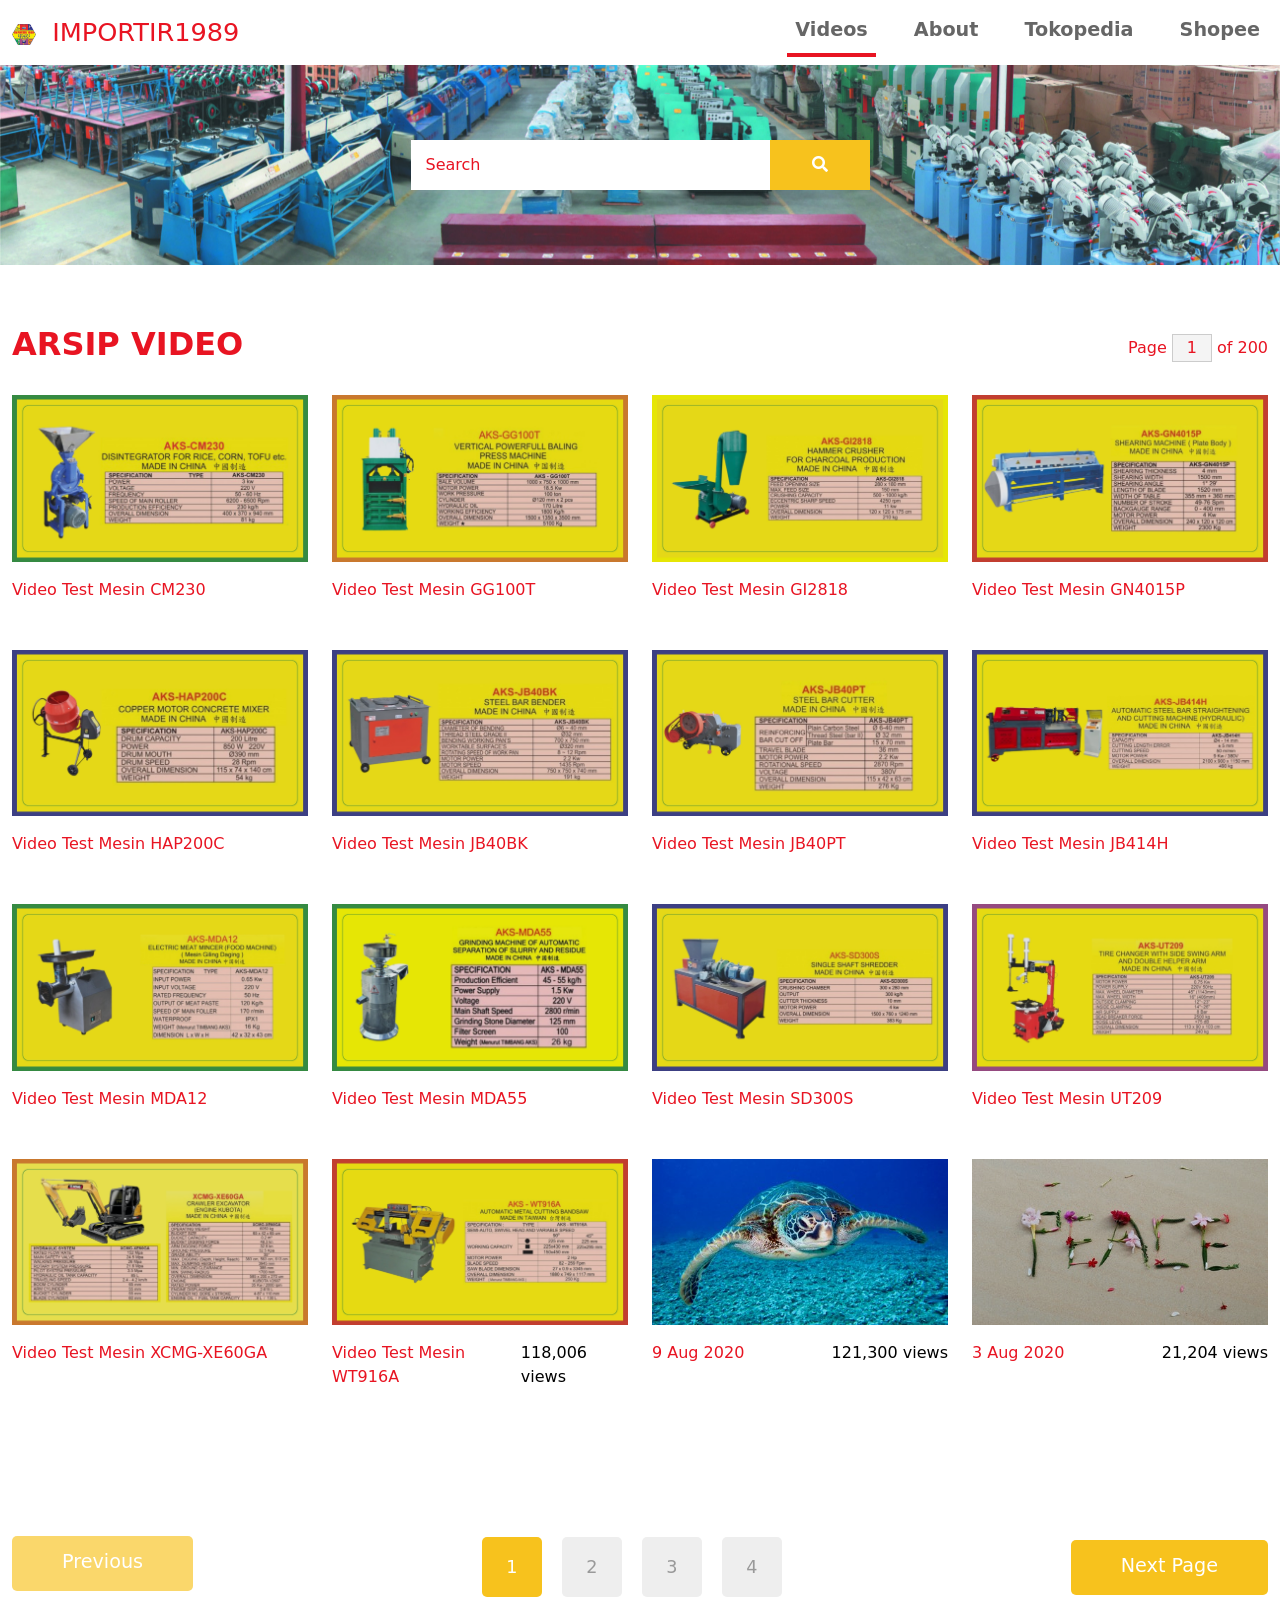
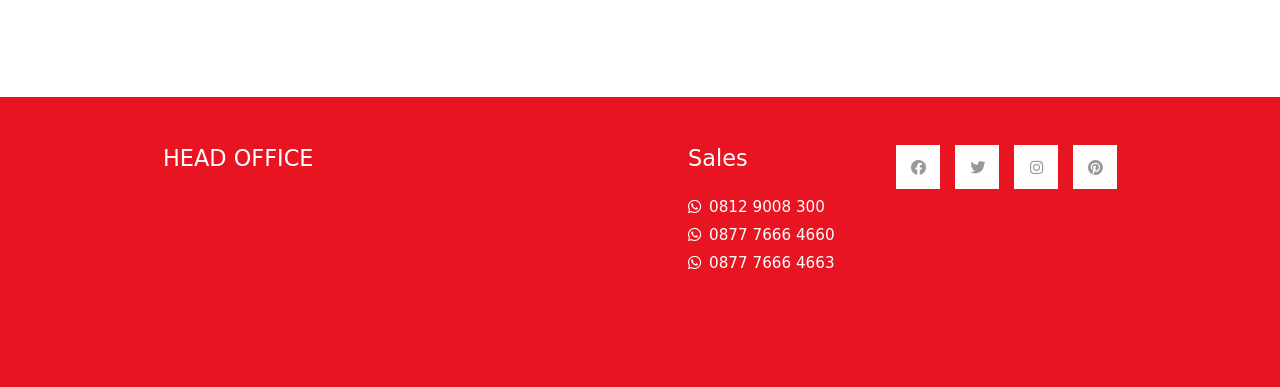
<file: index.html>
<!DOCTYPE html>
<html lang="en">
<head>
    <meta charset="UTF-8">
    <meta name="viewport" content="width=device-width, initial-scale=1.0">
    <title>Arsip Video Importir1989</title>
    <link rel="icon" type="image/png" href="img/LogoImportir1989.jpg">
    <link rel="stylesheet" href="css/bootstrap.min.css">
    <link rel="stylesheet" href="fontawesome/css/all.min.css">
    <link rel="stylesheet" href="css/templatemo-style.css">
<!--
    

-->
</head>
<body>
    <!-- Page Loader -->
    <div id="loader-wrapper">
        <div id="loader"></div>

        <div class="loader-section section-left"></div>
        <div class="loader-section section-right"></div>

    </div>
    <nav class="navbar navbar-expand-lg">
        <div class="container-fluid">
            <a class="navbar-brand" href="index.html">
                <img src="img/logoimportir2.png" alt="logo" style="width:24px; margin-right:8px;"></i>
                <string>IMPORTIR1989</string>
            </a>
            <button class="navbar-toggler" type="button" data-toggle="collapse" data-target="#navbarSupportedContent" aria-controls="navbarSupportedContent" aria-expanded="false" aria-label="Toggle navigation">
                <i class="fas fa-bars"></i>
            </button>
            <div class="collapse navbar-collapse" id="navbarSupportedContent">
            <ul class="navbar-nav ml-auto mb-2 mb-lg-0">
                <li class="nav-item">
                    <a class="nav-link nav-link-1 active" aria-current="page" href="index.html"><Strong>Videos</Strong></a>
                </li>
                <li class="nav-item">
                    <a class="nav-link nav-link-2" href="about.html" target="blank"><strong>About</strong></a>
                </li>
                <li class="nav-item">
                    <a class="nav-link nav-link-3" href="https://www.tokopedia.com/importir19/" target="blank"><strong>Tokopedia</strong></a>
                </li>
                <li class="nav-item">
                    <a class="nav-link nav-link-4" href="https://shopee.co.id/aks1963" target="blank"><strong>Shopee</strong></a>
                </li>
            </ul>
            </div>
        </div>
    </nav>

    <div class="tm-hero d-flex justify-content-center align-items-center" data-parallax="scroll" data-image-src="img/showroom.jpg">
        <form class="d-flex tm-search-form">
            <input class="form-control tm-search-input" type="search" placeholder="Search" aria-label="Search">
            <button class="btn btn-outline-success tm-search-btn" type="submit">
                <i class="fas fa-search"></i>
            </button>
        </form>
    </div>

    <div class="container-fluid tm-container-content tm-mt-60">
        <div class="row mb-4">
            <h2 class="col-6 tm-text-primary">
                <strong>ARSIP VIDEO</strong>
            </h2>
            <div class="col-6 d-flex justify-content-end align-items-center">
                <form action="" class="tm-text-primary">
                    Page <input type="text" value="1" size="1" class="tm-input-paging tm-text-primary"> of 200
                </form>
            </div>
        </div>
        <div class="row tm-mb-90 tm-gallery">
        	<div class="col-xl-3 col-lg-4 col-md-6 col-sm-6 col-12 mb-5">
                <figure class="effect-ming tm-video-item">
                    <img src="img/AKS-CM230.jpg" alt="Image" class="img-fluid">
                    <figcaption class="d-flex align-items-center justify-content-center">
                        <h2>AKS-CM230</h2>
                        <a href="https://www.youtube.com/watch?v=g5XMvFMxCB0" target="blank">Play</a>
                    </figcaption>                    
                </figure>
                <div class="d-flex justify-content-between tm-text-gray">
                    <span class="tm-text-gray-light">Video Test Mesin CM230</span>
                </div>
            </div>
            <div class="col-xl-3 col-lg-4 col-md-6 col-sm-6 col-12 mb-5">
                <figure class="effect-ming tm-video-item">
                    <img src="img/AKS-GG100T.jpg" alt="Image" class="img-fluid">
                    <figcaption class="d-flex align-items-center justify-content-center">
                        <h2>AKS-GG100T</h2>
                        <a href="https://youtu.be/h3YvT03XfkQ" target="blank">Play</a>
                    </figcaption>                    
                </figure>
                <div class="d-flex justify-content-between tm-text-gray">
                    <span class="tm-text-gray-light">Video Test Mesin GG100T</span>
                </div>
            </div>
            <div class="col-xl-3 col-lg-4 col-md-6 col-sm-6 col-12 mb-5">
                <figure class="effect-ming tm-video-item">
                    <img src="img/AKS-GI2818.jpg" alt="Image" class="img-fluid">
                    <figcaption class="d-flex align-items-center justify-content-center">
                        <h2>AKS-GI2818</h2>
                        <a href="https://youtu.be/KOPBa6Ka58o" target="blank">Play</a>
                    </figcaption>                    
                </figure>
                <div class="d-flex justify-content-between tm-text-gray">
                    <span class="tm-text-gray-light">Video Test Mesin GI2818</span>
                </div>
            </div>
            <div class="col-xl-3 col-lg-4 col-md-6 col-sm-6 col-12 mb-5">
                <figure class="effect-ming tm-video-item">
                    <img src="img/AKS-GN4015P.jpg" alt="Image" class="img-fluid">
                    <figcaption class="d-flex align-items-center justify-content-center">
                        <h2>AKS-GN4015P</h2>
                        <a href="https://youtu.be/-X4euWOg8DU" target="blank">Play</a>
                    </figcaption>                    
                </figure>
                <div class="d-flex justify-content-between tm-text-gray">
                    <span class="tm-text-gray-light">Video Test Mesin GN4015P</span>
                </div>
            </div>
            <div class="col-xl-3 col-lg-4 col-md-6 col-sm-6 col-12 mb-5">
                <figure class="effect-ming tm-video-item">
                    <img src="img/AKS-HAP200C.jpg" alt="Image" class="img-fluid">
                    <figcaption class="d-flex align-items-center justify-content-center">
                        <h2>AKS-HAP200C</h2>
                        <a href="https://youtu.be/76FHYuceVAQ" target="blank">Play</a>
                    </figcaption>                    
                </figure>
                <div class="d-flex justify-content-between tm-text-gray">
                    <span class="tm-text-gray-light">Video Test Mesin HAP200C</span>
                </div>
            </div>
            <div class="col-xl-3 col-lg-4 col-md-6 col-sm-6 col-12 mb-5">
                <figure class="effect-ming tm-video-item">
                    <img src="img/AKS-JB40BK.jpg" alt="Image" class="img-fluid">
                    <figcaption class="d-flex align-items-center justify-content-center">
                        <h2>AKS-JB40BK</h2>
                        <a href="https://youtu.be/tY7w8-46VoU" target="blank">Play</a>
                    </figcaption>                    
                </figure>
                <div class="d-flex justify-content-between tm-text-gray">
                    <span class="tm-text-gray-light">Video Test Mesin JB40BK</span>
                </div>
            </div>
            <div class="col-xl-3 col-lg-4 col-md-6 col-sm-6 col-12 mb-5">
                <figure class="effect-ming tm-video-item">
                    <img src="img/AKS-JB40PT.jpg" alt="Image" class="img-fluid">
                    <figcaption class="d-flex align-items-center justify-content-center">
                        <h2>AKS-JB40PT</h2>
                        <a href="https://youtu.be/LE0kOFoAoS4" target="blank">Play</a>
                    </figcaption>                    
                </figure>
                <div class="d-flex justify-content-between tm-text-gray">
                    <span class="tm-text-gray-light">Video Test Mesin JB40PT</span>
                </div>
            </div>
            <div class="col-xl-3 col-lg-4 col-md-6 col-sm-6 col-12 mb-5">
                <figure class="effect-ming tm-video-item">
                    <img src="img/AKS-JB414H.jpg" alt="Image" class="img-fluid">
                    <figcaption class="d-flex align-items-center justify-content-center">
                        <h2>AKS-JB414H</h2>
                        <a href="https://youtu.be/KPj7gAILF8s" target="blank">Play</a>
                    </figcaption>                    
                </figure>
                <div class="d-flex justify-content-between tm-text-gray">
                    <span class="tm-text-gray-light">Video Test Mesin JB414H</span>
                </div>
            </div>
            <div class="col-xl-3 col-lg-4 col-md-6 col-sm-6 col-12 mb-5">
                <figure class="effect-ming tm-video-item">
                    <img src="img/AKS-MDA12.jpg" alt="Image" class="img-fluid">
                    <figcaption class="d-flex align-items-center justify-content-center">
                        <h2>AKS-MDA12</h2>
                        <a href="https://youtu.be/zCKMR0ja9R8" target="blank">Play</a>
                    </figcaption>                    
                </figure>
                <div class="d-flex justify-content-between tm-text-gray">
                    <span class="tm-text-gray-light">Video Test Mesin MDA12</span>
                </div>
            </div>
            <div class="col-xl-3 col-lg-4 col-md-6 col-sm-6 col-12 mb-5">
                <figure class="effect-ming tm-video-item">
                    <img src="img/AKS-MDA55.jpg" alt="Image" class="img-fluid">
                    <figcaption class="d-flex align-items-center justify-content-center">
                        <h2>AKS-MDA55</h2>
                        <a href="https://youtu.be/iPYRGog-Ygs" target="blank">Play</a>
                    </figcaption>                    
                </figure>
                <div class="d-flex justify-content-between tm-text-gray">
                    <span class="tm-text-gray-light">Video Test Mesin MDA55</span>
                </div>
            </div>
            <div class="col-xl-3 col-lg-4 col-md-6 col-sm-6 col-12 mb-5">
                <figure class="effect-ming tm-video-item">
                    <img src="img/AKS-SD300S.jpg" alt="Image" class="img-fluid">
                    <figcaption class="d-flex align-items-center justify-content-center">
                        <h2>AKS-SD300S</h2>
                        <a href="https://youtu.be/rL31vjB2kI8" target="blank">Play</a>
                    </figcaption>                    
                </figure>
                <div class="d-flex justify-content-between tm-text-gray">
                    <span class="tm-text-gray-light">Video Test Mesin SD300S</span>
                </div>
            </div>
            <div class="col-xl-3 col-lg-4 col-md-6 col-sm-6 col-12 mb-5">
                <figure class="effect-ming tm-video-item">
                    <img src="img/AKS-UT209.jpg" alt="Image" class="img-fluid">
                    <figcaption class="d-flex align-items-center justify-content-center">
                        <h2>AKS-UT209</h2>
                        <a href="https://youtu.be/IRX0qAwfrEE" target="blank">Play</a>
                    </figcaption>                    
                </figure>
                <div class="d-flex justify-content-between tm-text-gray">
                    <span class="tm-text-gray-light">Video Test Mesin UT209</span>
                </div>
            </div>
            <div class="col-xl-3 col-lg-4 col-md-6 col-sm-6 col-12 mb-5">
                <figure class="effect-ming tm-video-item">
                    <img src="img/XCMG-XE60GA.jpg" alt="Image" class="img-fluid">
                    <figcaption class="d-flex align-items-center justify-content-center">
                        <h2>XCMG-XE60GA</h2>
                        <a href="https://youtu.be/XirpfPdFko8" target="blank">Play</a>
                    </figcaption>                    
                </figure>
                <div class="d-flex justify-content-between tm-text-gray">
                    <span class="tm-text-gray-light">Video Test Mesin XCMG-XE60GA</span>
                </div>
            </div>
            <div class="col-xl-3 col-lg-4 col-md-6 col-sm-6 col-12 mb-5">
                <figure class="effect-ming tm-video-item">
                    <img src="img/AKS-WT916A.jpg" alt="Image" class="img-fluid">
                    <figcaption class="d-flex align-items-center justify-content-center">
                        <h2>AKS-WT916A</h2>
                        <a href="https://youtu.be/xCAMsnU31N0" target="blank">Play</a>
                    </figcaption>                    
                </figure>
                <div class="d-flex justify-content-between tm-text-gray">
                    <span class="tm-text-gray-light">Video Test Mesin WT916A</span>
                    <span>118,006 views</span>
                </div>
            </div>
            <div class="col-xl-3 col-lg-4 col-md-6 col-sm-6 col-12 mb-5">
                <figure class="effect-ming tm-video-item">
                    <img src="img/img-15.jpg" alt="Image" class="img-fluid">
                    <figcaption class="d-flex align-items-center justify-content-center">
                        <h2>Turtle</h2>
                        <a href="photo-detail.html">View more</a>
                    </figcaption>                    
                </figure>
                <div class="d-flex justify-content-between tm-text-gray">
                    <span class="tm-text-gray-light">9 Aug 2020</span>
                    <span>121,300 views</span>
                </div>
            </div>
            <div class="col-xl-3 col-lg-4 col-md-6 col-sm-6 col-12 mb-5">
                <figure class="effect-ming tm-video-item">
                    <img src="img/img-16.jpg" alt="Image" class="img-fluid">
                    <figcaption class="d-flex align-items-center justify-content-center">
                        <h2>Peace</h2>
                        <a href="photo-detail.html">View more</a>
                    </figcaption>                    
                </figure>
                <div class="d-flex justify-content-between tm-text-gray">
                    <span class="tm-text-gray-light">3 Aug 2020</span>
                    <span>21,204 views</span>
                </div>
            </div>         
        </div> <!-- row -->
        <div class="row tm-mb-90">
            <div class="col-12 d-flex justify-content-between align-items-center tm-paging-col">
                <a href="javascript:void(0);" class="btn btn-primary tm-btn-prev mb-2 disabled">Previous</a>
                <div class="tm-paging d-flex">
                    <a href="javascript:void(0);" class="active tm-paging-link">1</a>
                    <a href="javascript:void(0);" class="tm-paging-link">2</a>
                    <a href="javascript:void(0);" class="tm-paging-link">3</a>
                    <a href="javascript:void(0);" class="tm-paging-link">4</a>
                </div>
                <a href="javascript:void(0);" class="btn btn-primary tm-btn-next">Next Page</a>
            </div>            
        </div>
    </div> <!-- container-fluid, tm-container-content -->

    <footer class="tm-bg-gray pt-5 pb-3 tm-text-gray tm-footer">
        <div class="container-fluid tm-container-small">
            <div class="row">
                <div class="col-lg-6 col-md-12 col-12 px-5 mb-5">
                    <h3 class="tm-text-prisec mb-4 tm-footer-title">HEAD OFFICE</h3>
                    <!-- <p>Jalan. Muara Baru No. 3 A-B-C Jakarta Utara 14440 - Indonesia</p> -->
                    <div class="mt-3">
                        <iframe 
                            src="https://www.google.com/maps/embed?pb=!1m18!1m12!1m3!1d3967.035852326666!2d106.80127841088816!3d-6.125877793835261!2m3!1f0!2f0!3f0!3m2!1i1024!2i768!4f13.1!3m3!1m2!1s0x2e6a1d016cae7fa9%3A0x602333d3e456338d!2sIMPORTIR1989!5e0!3m2!1sid!2sid!4v1775981209860!5m2!1sid!2sid" 
                            width="100%" 
                            height="120" 
                            style="border:0;" 
                            allowfullscreen="" 
                            loading="lazy" 
                            referrerpolicy="no-referrer-when-downgrade">
                        </iframe>
                    </div>
                </div>
                <div class="col-lg-3 col-md-6 col-sm-6 col-12 px-5 mb-5">
                    <h3 class="tm-text-prisec mb-4 tm-footer-title">Sales</h3>
                    <ul class="tm-footer-links pl-0">
                        <li><a href="wa.me/628129008300"target="_blank">
                        <i class="fab fa-whatsapp mr-2"></i>0812 9008 300</a></li>
                        <li><a href="wa.me/6287776664660"target="_blank">
                        <i class="fab fa-whatsapp mr-2"></i>0877 7666 4660</a></li>
                        <li><a href="wa.me/6287776664663"target="_blank">
                        <i class="fab fa-whatsapp mr-2"></i>0877 7666 4663</a></li>
                    </ul>
                </div>
                <div class="col-lg-3 col-md-6 col-sm-6 col-12 px-5 mb-5">
                    <ul class="tm-social-links d-flex justify-content-end pl-0 mb-5">
                        <li class="mb-2"><a href="https://facebook.com"><i class="fab fa-facebook"></i></a></li>
                        <li class="mb-2"><a href="https://twitter.com"><i class="fab fa-twitter"></i></a></li>
                        <li class="mb-2"><a href="https://instagram.com"><i class="fab fa-instagram"></i></a></li>
                        <li class="mb-2"><a href="https://pinterest.com"><i class="fab fa-pinterest"></i></a></li>
                    </ul>
                    <!-- <a href="#" class="tm-text-gray text-right d-block mb-2">Terms of Use</a>
                    <a href="#" class="tm-text-gray text-right d-block">Privacy Policy</a> -->
                </div>
            </div>
            <div class="row">
                <!-- <div class="col-lg-8 col-md-7 col-12 px-5 mb-3">
                    Jalan. Muara Baru No. 3 A-B-C Jakarta Utara 14440 - Indonesia
                </div> -->
                <!-- <div class="col-lg-4 col-md-5 col-12 px-5 text-right">
                    Designed by <a href="https://templatemo.com" class="tm-text-gray" rel="sponsored" target="_parent">TemplateMo</a>
                </div> -->
            </div>
        </div>
    </footer>
    
    <script src="js/plugins.js"></script>
    <script>
        $(window).on("load", function() {
            $('body').addClass('loaded');
        });
    </script>
</body>
</html>
</file>
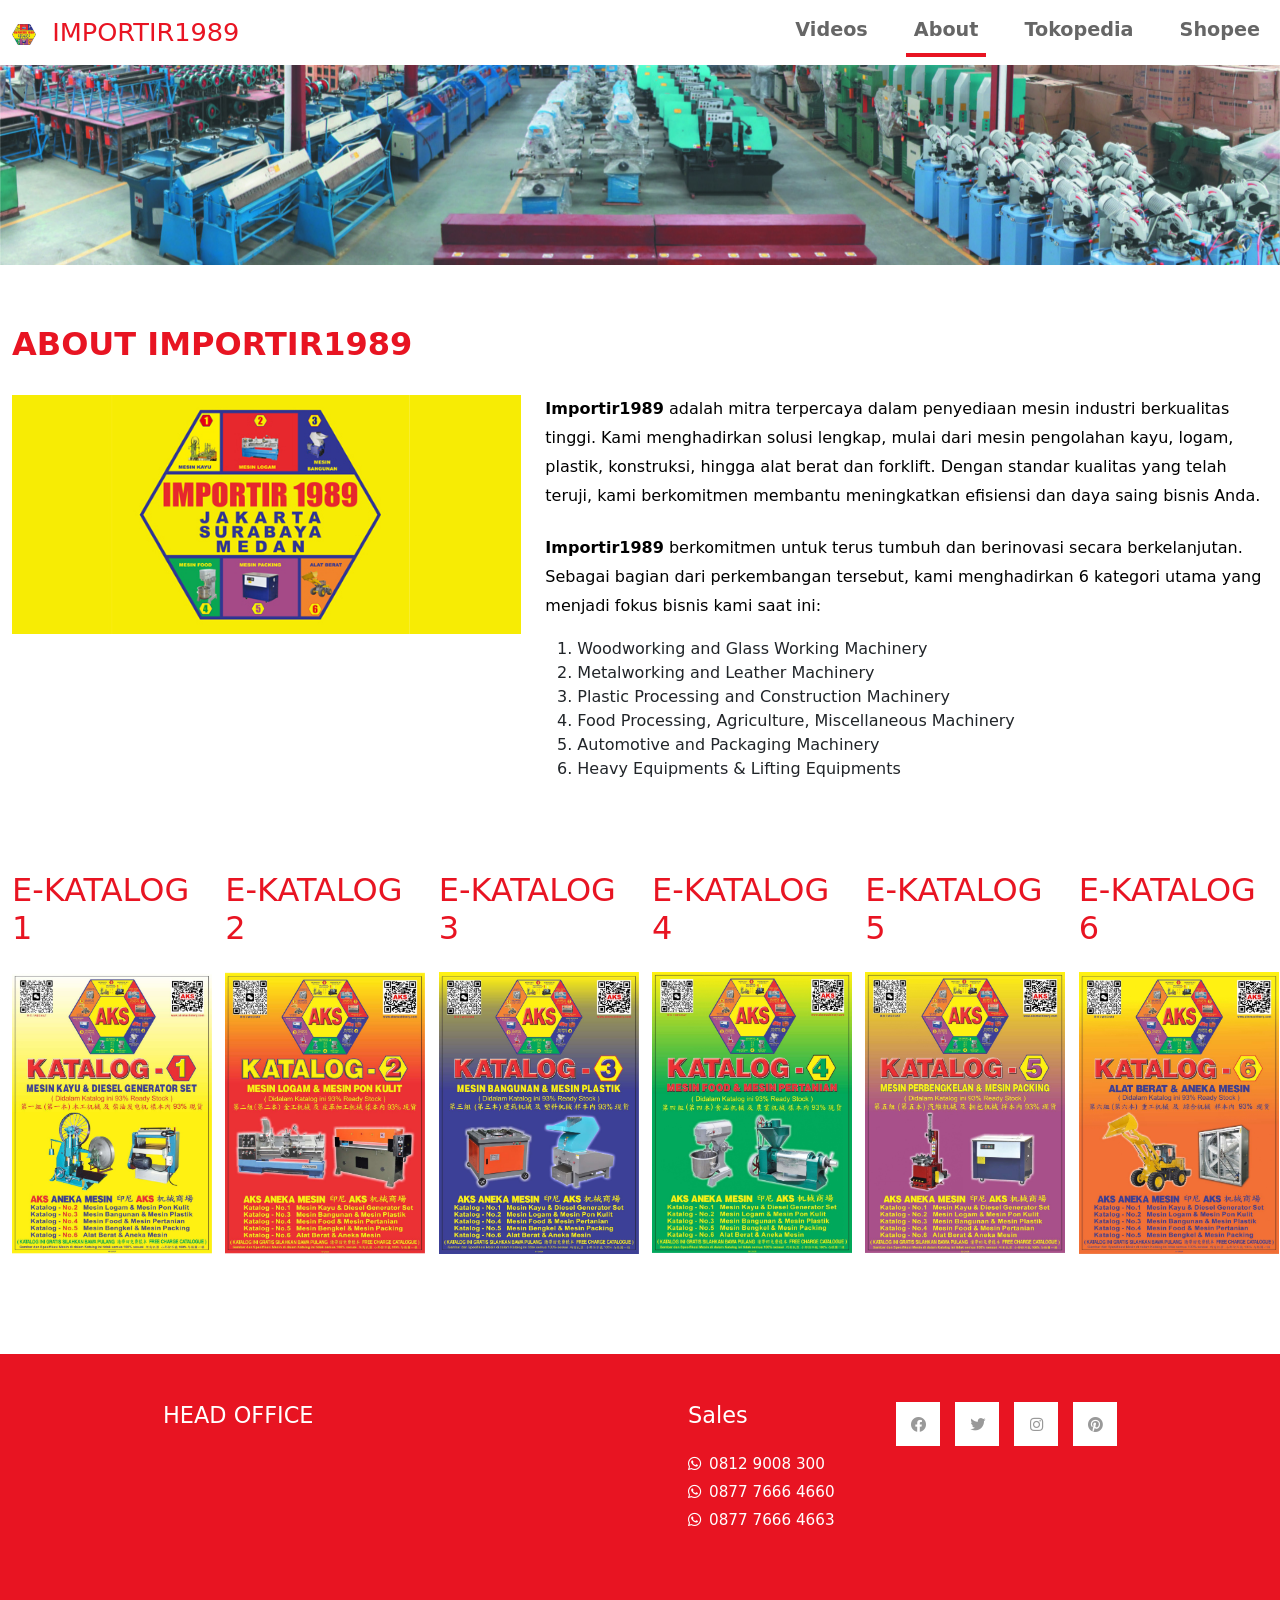
<file: about.html>
<!DOCTYPE html>
<html lang="en">
<head>
    <meta charset="UTF-8">
    <meta name="viewport" content="width=device-width, initial-scale=1.0">
    <title>About Importir1989</title>
    <link rel="icon" type="image/png" href="img/LogoImportir1989.jpg">
    <link rel="stylesheet" href="css/bootstrap.min.css">
    <link rel="stylesheet" href="fontawesome/css/all.min.css">
    <link rel="stylesheet" href="css/templatemo-style.css">
<!--
    

-->
</head>
<body>
    <!-- Page Loader -->
    <div id="loader-wrapper">
        <div id="loader"></div>

        <div class="loader-section section-left"></div>
        <div class="loader-section section-right"></div>

    </div>
    <nav class="navbar navbar-expand-lg">
        <div class="container-fluid">
            <a class="navbar-brand" href="index.html">
                <img src="img/logoimportir2.png" alt="logo" style="width:24px; margin-right:8px;"></i>
                <string>IMPORTIR1989</string>
            </a>
            <button class="navbar-toggler" type="button" data-toggle="collapse" data-target="#navbarSupportedContent" aria-controls="navbarSupportedContent" aria-expanded="false" aria-label="Toggle navigation">
                <i class="fas fa-bars"></i>
            </button>
            <div class="collapse navbar-collapse" id="navbarSupportedContent">
            <ul class="navbar-nav ml-auto mb-2 mb-lg-0">
                <li class="nav-item">
                    <a class="nav-link nav-link-1" aria-current="page" href="index.html"><Strong>Videos</Strong></a>
                </li>
                <li class="nav-item">
                    <a class="nav-link nav-link-2 active" href="about.html" target="blank"><strong>About</strong></a>
                </li>
                <li class="nav-item">
                    <a class="nav-link nav-link-3" href="https://www.tokopedia.com/importir19/" target="blank"><strong>Tokopedia</strong></a>
                </li>
                <li class="nav-item">
                    <a class="nav-link nav-link-4" href="https://shopee.co.id/aks1963" target="blank"><strong>Shopee</strong></a>
                </li>
            </ul>
            </div>
        </div>
    </nav>

    <div class="tm-hero d-flex justify-content-center align-items-center" data-parallax="scroll" data-image-src="img/showroom.jpg"></div>

    <div class="container-fluid tm-mt-60">
        <div class="row mb-4">
            <h2 class="col-12 tm-text-primary">
                <strong>ABOUT IMPORTIR1989</strong>
            </h2>
        </div>
        <div class="row tm-mb-74 tm-row-1640">            
            <div class="col-lg-5 col-md-6 col-12 mb-3">
                <img src="img/Aboutimportir.jpg" alt="Image" class="img-fluid">
            </div>
            <div class="col-lg-7 col-md-6 col-12">
                <div class="tm-about-img-text">
                    <p class="mb-4">
                    <b>Importir1989</b> adalah mitra terpercaya dalam penyediaan mesin industri berkualitas tinggi. Kami menghadirkan solusi lengkap, mulai dari mesin pengolahan kayu, logam, plastik, konstruksi, hingga alat berat dan forklift. Dengan standar kualitas yang telah teruji, kami berkomitmen membantu meningkatkan efisiensi dan daya saing bisnis Anda.</p>
                    <p>
                    <b>Importir1989</b> berkomitmen untuk terus tumbuh dan berinovasi secara berkelanjutan. Sebagai bagian dari perkembangan tersebut, kami menghadirkan 6 kategori utama yang menjadi fokus bisnis kami saat ini: 
                    <ol><li>Woodworking and Glass Working Machinery</li>
                        <li>Metalworking and Leather Machinery</li>
                        <li>Plastic Processing and Construction Machinery</li>
                        <li>Food Processing, Agriculture, Miscellaneous Machinery</li>
                        <li>Automotive and Packaging Machinery</li>
                        <li>Heavy Equipments & Lifting Equipments</li> </ol>
                    </p>
                </div>                
            </div>
        </div>
        <div class="row tm-mb-50">
            <div class="col-md-2 col-12">
                <div class="tm-about-6-col">
                    <h2 class="tm-text-primary mb-4">
                        E-KATALOG 1
                    </h2>
                    <p class="mb-4">
                        <a href="https://drive.google.com/file/d/15o0CDM9yPFSCABVCaDpFvLrCvQ-9akC2/view?usp=drive_link" target="_blank">
                            <img src="img/K1.jpg" width="200">
                        </a>
                    </p>
                </div>                
            </div>
            <div class="col-md-2 col-12">
                <div class="tm-about-6-col">
                    <h2 class="tm-text-primary mb-4">
                        E-KATALOG 2
                    </h2>
                    <p class="mb-4">
                        <a href="https://drive.google.com/file/d/1AYmNOZU-3bb0LbugQyjjohCgmoNLR-FF/view?usp=drive_link" target="_blank">
                            <img src="img/K2.jpg" width="200">
                        </a>
                    </p>
                </div>                
            </div>
            <div class="col-md-2 col-12">
                <div class="tm-about-6-col">
                    <h2 class="tm-text-primary mb-4">
                        E-KATALOG 3
                    </h2>
                    <p class="mb-4">
                        <a href="https://drive.google.com/file/d/11Oy8EdBXUAGR62E0ox-I0T9AT1-IRSYd/view?usp=drive_link" target="_blank">
                            <img src="img/K3.jpg" width="200">
                        </a>
                    </p>
                </div>                
            </div> 
            <div class="col-md-2 col-12">
                <div class="tm-about-6-col">
                    <h2 class="tm-text-primary mb-4">
                        E-KATALOG 4
                    </h2>
                    <p class="mb-4">
                        <a href="https://drive.google.com/file/d/1KXHVFjafRnfoJyrR5qg4PEcLOeAeytjX/view?usp=drive_link" target="_blank">
                            <img src="img/K4.jpg" width="200">
                        </a>
                    </p>
                </div>                
            </div>
            <div class="col-md-2 col-12">
                <div class="tm-about-6-col">
                    <h2 class="tm-text-primary mb-4">
                        E-KATALOG 5
                    </h2>
                    <p class="mb-4">
                        <a href="https://drive.google.com/file/d/1XikwR8zGSFAQmXnPA8tu_ejYeGdJvk6J/view?usp=drive_link" target="_blank">
                            <img src="img/K5.jpg" width="200">
                        </a>
                    </p>
                </div>                
            </div> 
            <div class="col-md-2 col-12">
                <div class="tm-about-6-col">
                    <h2 class="tm-text-primary mb-4">
                        E-KATALOG 6
                    </h2>
                    <p class="mb-4">
                        <a href="https://drive.google.com/file/d/1ayvlZQ_pxcOZ6C93-pg8SneZif18IVSO/view?usp=drive_link" target="_blank">
                            <img src="img/K6.jpg" width="200">
                        </a>
                    </p>
                </div>                
            </div>     
        </div> <!-- row -->
        <!-- <div class="row tm-mb-50">
            <div class="col-md-4 col-12">
                <div class="tm-about-3-col">
                    <div class="tm-about-icon-container mb-5">
                        <i class="fas fa-desktop fa-3x tm-text-primary"></i>
                    </div>                
                    <h2 class="tm-text-primary mb-4">Three-column title one</h2>
                    <p class="mb-4">Integer tristique arcu scelerisque mauris posuere convallis. Fusce egestas ipsum sapien, hendrerit ultricies nisi viverra eget. Vestibulum in tortor eget elit rutrum interdum. </p>
                    <p>Cras auctor velit urna, et feugiat ex tincidunt ut. Sed viverra, elit at pulvinar tristique, sem quam vehicula dolor, sed scelerisque augue mauris non dolor.</p>
                </div>                
            </div>
            <div class="col-md-4 col-12">
                <div class="tm-about-3-col">
                    <div class="tm-about-icon-container mb-5">
                        <i class="fas fa-mobile-alt fa-3x tm-text-primary"></i>
                    </div>                
                    <h2 class="tm-text-primary mb-4">Title two of three-column</h2>
                    <p class="tm-mb-50">Donec nec est tincidunt, rhoncus nulla sit amet, imperdiet augue. Phasellus sodales placerat ipsum ac auctor. Mauris molestie blandit turpis. Mauris ante tellus, feugiat nec metus non, bibendum semper velit.</p>                
                    <div class="text-center">
                        <a href="#" class="btn btn-primary">Read More</a>
                    </div>
                </div>                
            </div>
            <div class="col-md-4 col-12">
                <div class="tm-about-3-col">
                    <div class="tm-about-icon-container mb-5">
                        <i class="fas fa-photo-video fa-3x tm-text-primary"></i>
                    </div>                
                    <h2 class="tm-text-primary mb-4">Third Title goes here</h2>
                    <p class="mb-4">Pellentesque habitant morbi tristique senectus et netus et malesuada fames ac turpis egestas. Donec nec est tincidunt, rhoncus nulla sit amet, imperdiet augue. </p>
                    <p>Phasellus sodales placerat ipsum ac auctor. Mauris molestie blandit turpis. Mauris ante tellus, feugiat nec metus non, bibendum semper velit.</p>
                </div>                
            </div>
        </div> -->
    </div> <!-- container-fluid, tm-container-content -->

    <footer class="tm-bg-gray pt-5 pb-3 tm-text-gray1 tm-footer">
        <div class="container-fluid tm-container-small">
            <div class="row">
                <div class="col-lg-6 col-md-12 col-12 px-5 mb-5">
                    <h3 class="tm-text-prisec mb-4 tm-footer-title">HEAD OFFICE</h3>
                    <!-- <p>Jalan. Muara Baru No. 3 A-B-C Jakarta Utara 14440 - Indonesia</p> -->
                    <div class="mt-3">
                        <iframe 
                            src="https://www.google.com/maps/embed?pb=!1m18!1m12!1m3!1d3967.035852326666!2d106.80127841088816!3d-6.125877793835261!2m3!1f0!2f0!3f0!3m2!1i1024!2i768!4f13.1!3m3!1m2!1s0x2e6a1d016cae7fa9%3A0x602333d3e456338d!2sIMPORTIR1989!5e0!3m2!1sid!2sid!4v1775981209860!5m2!1sid!2sid" 
                            width="100%" 
                            height="120" 
                            style="border:0;" 
                            allowfullscreen="" 
                            loading="lazy" 
                            referrerpolicy="no-referrer-when-downgrade">
                        </iframe>
                    </div>
                </div>
                <div class="col-lg-3 col-md-6 col-sm-6 col-12 px-5 mb-5">
                    <h3 class="tm-text-prisec mb-4 tm-footer-title">Sales</h3>
                    <ul class="tm-footer-links pl-0">
                        <li><a href="wa.me/628129008300"target="_blank">
                        <i class="fab fa-whatsapp mr-2"></i>0812 9008 300</a></li>
                        <li><a href="wa.me/6287776664660"target="_blank">
                        <i class="fab fa-whatsapp mr-2"></i>0877 7666 4660</a></li>
                        <li><a href="wa.me/6287776664663"target="_blank">
                        <i class="fab fa-whatsapp mr-2"></i>0877 7666 4663</a></li>
                    </ul>
                </div>
                <div class="col-lg-3 col-md-6 col-sm-6 col-12 px-5 mb-5">
                    <ul class="tm-social-links d-flex justify-content-end pl-0 mb-5">
                        <li class="mb-2"><a href="https://facebook.com"><i class="fab fa-facebook"></i></a></li>
                        <li class="mb-2"><a href="https://twitter.com"><i class="fab fa-twitter"></i></a></li>
                        <li class="mb-2"><a href="https://instagram.com"><i class="fab fa-instagram"></i></a></li>
                        <li class="mb-2"><a href="https://pinterest.com"><i class="fab fa-pinterest"></i></a></li>
                    </ul>
                    <!-- <a href="#" class="tm-text-gray text-right d-block mb-2">Terms of Use</a>
                    <a href="#" class="tm-text-gray text-right d-block">Privacy Policy</a> -->
                </div>
            </div>
            <div class="row">
                <!-- <div class="col-lg-8 col-md-7 col-12 px-5 mb-3">
                    Copyright 2020 Catalog-Z Company. All rights reserved.
                </div> -->
                <!-- <div class="col-lg-4 col-md-5 col-12 px-5 text-right">
                    Designed by <a href="https://templatemo.com" class="tm-text-gray1" rel="sponsored" target="_parent">TemplateMo</a>
                </div> -->
            </div>
        </div>
    </footer>
    
    <script src="js/plugins.js"></script>
    <script>
        $(window).on("load", function() {
            $('body').addClass('loaded');
        });
    </script>
</body>
</html>
</file>
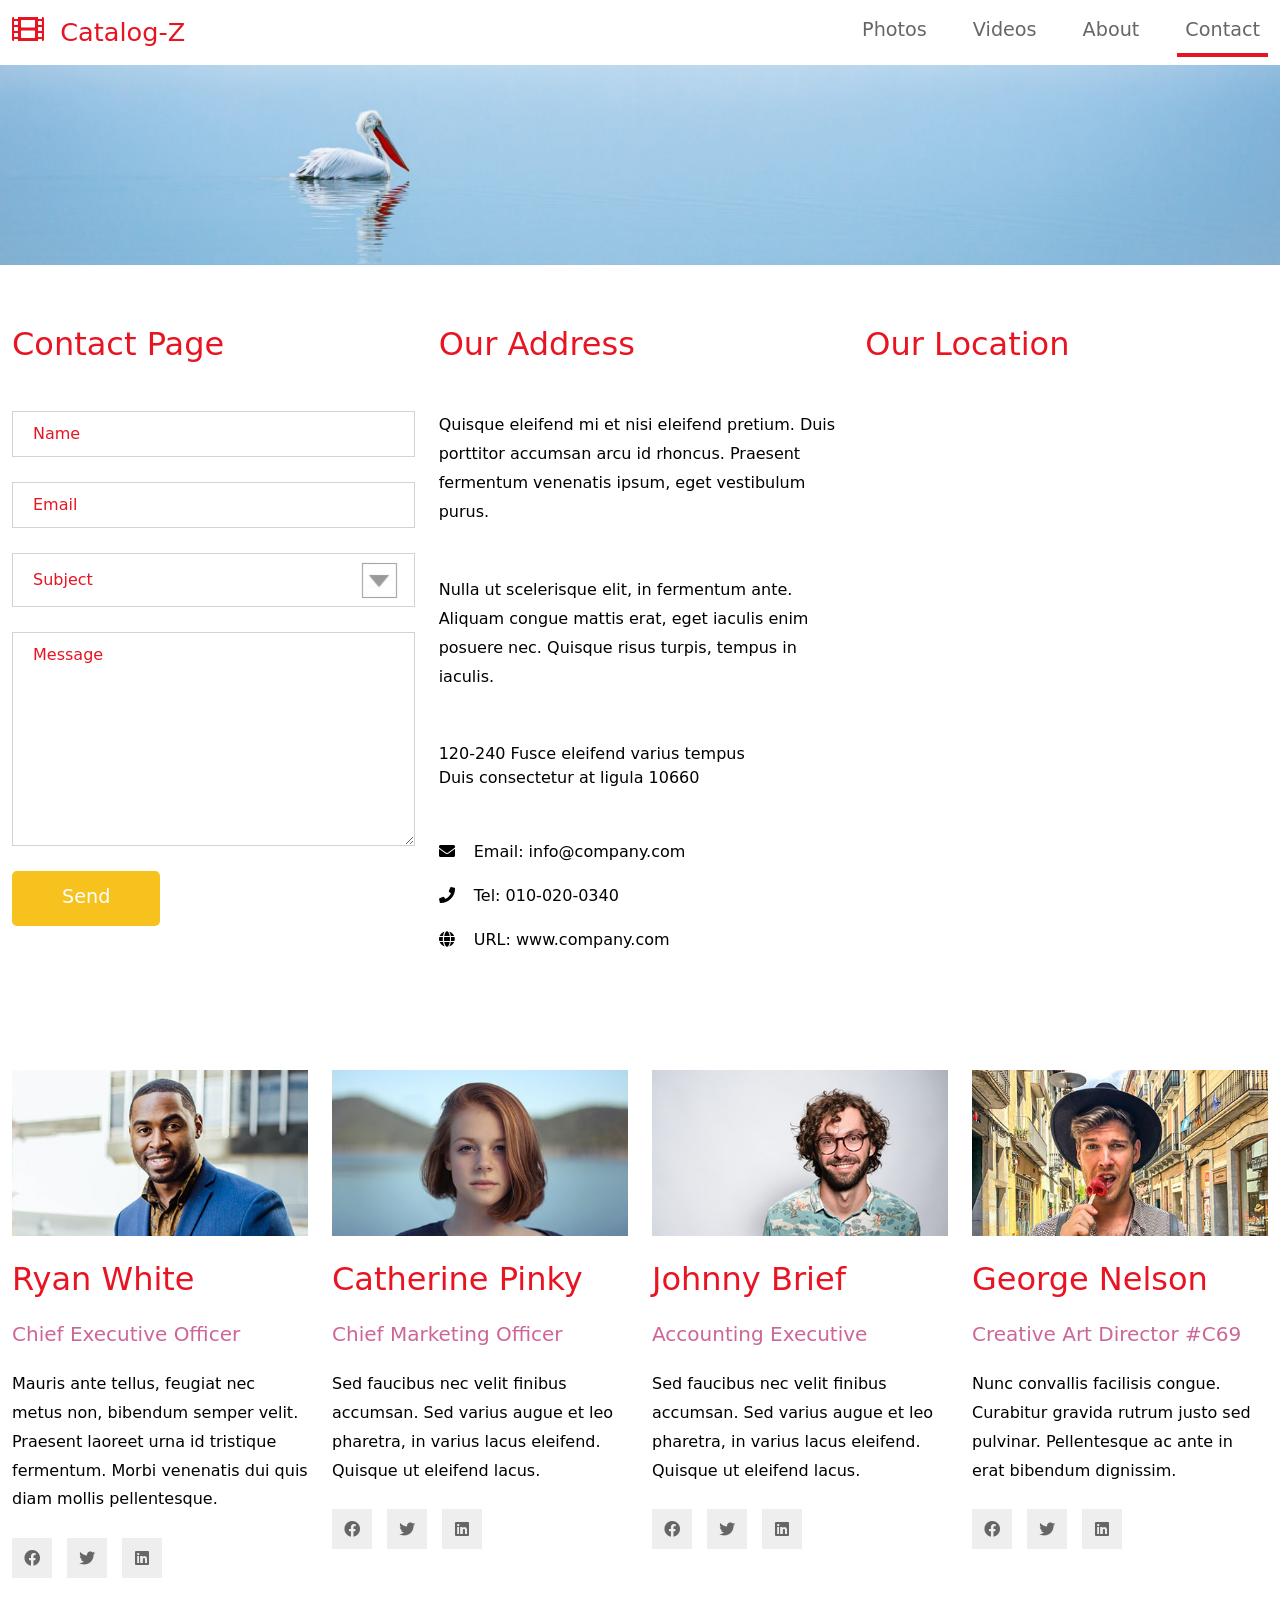
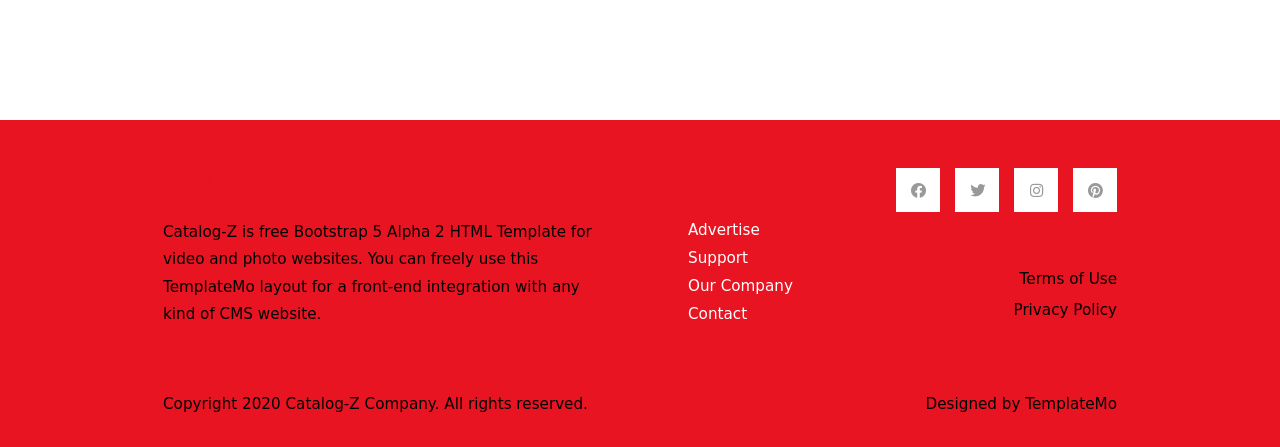
<file: contact.html>
<!DOCTYPE html>
<html lang="en">
<head>
    <meta charset="UTF-8">
    <meta name="viewport" content="width=device-width, initial-scale=1.0">
    <title>Catalog-Z Contact page</title>
    <link rel="stylesheet" href="css/bootstrap.min.css">
    <link rel="stylesheet" href="fontawesome/css/all.min.css">
    <link rel="stylesheet" href="css/templatemo-style.css">
<!--
    
TemplateMo 556 Catalog-Z

https://templatemo.com/tm-556-catalog-z

-->
</head>
<body>
    <!-- Page Loader -->
    <div id="loader-wrapper">
        <div id="loader"></div>

        <div class="loader-section section-left"></div>
        <div class="loader-section section-right"></div>

    </div>
    <nav class="navbar navbar-expand-lg">
        <div class="container-fluid">
            <a class="navbar-brand" href="index.html">
                <i class="fas fa-film mr-2"></i>
                Catalog-Z
            </a>
            <button class="navbar-toggler" type="button" data-toggle="collapse" data-target="#navbarSupportedContent" aria-controls="navbarSupportedContent" aria-expanded="false" aria-label="Toggle navigation">
                <i class="fas fa-bars"></i>
            </button>
            <div class="collapse navbar-collapse" id="navbarSupportedContent">
            <ul class="navbar-nav ml-auto mb-2 mb-lg-0">
                <li class="nav-item">
                    <a class="nav-link nav-link-1" href="index.html">Photos</a>
                </li>
                <li class="nav-item">
                    <a class="nav-link nav-link-2" href="videos.html">Videos</a>
                </li>
                <li class="nav-item">
                    <a class="nav-link nav-link-3" href="about.html">About</a>
                </li>
                <li class="nav-item">
                    <a class="nav-link nav-link-4 active" aria-current="page" href="contact.html">Contact</a>
                </li>
            </ul>
            </div>
        </div>
    </nav>

    <div class="tm-hero d-flex justify-content-center align-items-center" data-parallax="scroll" data-image-src="img/hero.jpg"></div>

    <div class="container-fluid tm-mt-60">
        <div class="row tm-mb-50">
            <div class="col-lg-4 col-12 mb-5">
                <h2 class="tm-text-primary mb-5">Contact Page</h2>
                <form id="contact-form" action="" method="POST" class="tm-contact-form mx-auto">
                    <div class="form-group">
                        <input type="text" name="name" class="form-control rounded-0" placeholder="Name" required />
                    </div>
                    <div class="form-group">
                        <input type="email" name="email" class="form-control rounded-0" placeholder="Email" required />
                    </div>
                    <div class="form-group">
                        <select class="form-control" id="contact-select" name="inquiry">
                            <option value="-">Subject</option>
                            <option value="sales">Sales &amp; Marketing</option>
                            <option value="creative">Creative Design</option>
                            <option value="uiux">UI / UX</option>
                        </select>
                    </div>
                    <div class="form-group">
                        <textarea rows="8" name="message" class="form-control rounded-0" placeholder="Message" required=></textarea>
                    </div>

                    <div class="form-group tm-text-right">
                        <button type="submit" class="btn btn-primary">Send</button>
                    </div>
                </form>                
            </div>
            <div class="col-lg-4 col-12 mb-5">
                <div class="tm-address-col">
                    <h2 class="tm-text-primary mb-5">Our Address</h2>
                    <p class="tm-mb-50">Quisque eleifend mi et nisi eleifend pretium. Duis porttitor accumsan arcu id rhoncus. Praesent fermentum venenatis ipsum, eget vestibulum purus. </p>
                    <p class="tm-mb-50">Nulla ut scelerisque elit, in fermentum ante. Aliquam congue mattis erat, eget iaculis enim posuere nec. Quisque risus turpis, tempus in iaculis.</p>
                    <address class="tm-text-gray tm-mb-50">
                        120-240 Fusce eleifend varius tempus<br>
                        Duis consectetur at ligula 10660
                    </address>
                    <ul class="tm-contacts">
                        <li>
                            <a href="#" class="tm-text-gray">
                                <i class="fas fa-envelope"></i>
                                Email: info@company.com
                            </a>
                        </li>
                        <li>
                            <a href="#" class="tm-text-gray">
                                <i class="fas fa-phone"></i>
                                Tel: 010-020-0340
                            </a>
                        </li>
                        <li>
                            <a href="#" class="tm-text-gray">
                                <i class="fas fa-globe"></i>
                                URL: www.company.com
                            </a>
                        </li>
                    </ul>
                </div>                
            </div>
            <div class="col-lg-4 col-12">
                <h2 class="tm-text-primary mb-5">Our Location</h2>
                <!-- Map -->
                <div class="mapouter mb-4">
                    <div class="gmap-canvas">
                        <iframe width="100%" height="520" id="gmap-canvas"
                            src="https://maps.google.com/maps?q=Av.+L%C3%BAcio+Costa,+Rio+de+Janeiro+-+RJ,+Brazil&t=&z=13&ie=UTF8&iwloc=&output=embed"
                            frameborder="0" scrolling="no" marginheight="0" marginwidth="0"></iframe>
                    </div>
                </div>               
            </div>
        </div>
        <div class="row tm-mb-74 tm-people-row">
            <div class="col-lg-3 col-md-6 col-sm-6 col-12 mb-5">
                <img src="img/people-1.jpg" alt="Image" class="mb-4 img-fluid">
                <h2 class="tm-text-primary mb-4">Ryan White</h2>
                <h3 class="tm-text-secondary h5 mb-4">Chief Executive Officer</h3>
                <p class="mb-4">
                    Mauris ante tellus, feugiat nec metus non, bibendum semper velit. Praesent laoreet urna id tristique fermentum. Morbi venenatis dui quis diam mollis pellentesque.
                </p>
                <ul class="tm-social pl-0 mb-0">
                    <li><a href="https://facebook.com"><i class="fab fa-facebook"></i></a></li>
                    <li><a href="https://twitter.com"><i class="fab fa-twitter"></i></a></li>
                    <li><a href="https://linkedin.com"><i class="fab fa-linkedin"></i></a></li>
                </ul>
            </div>
            <div class="col-lg-3 col-md-6 col-sm-6 col-12 mb-5">
                <img src="img/people-2.jpg" alt="Image" class="mb-4 img-fluid">
                <h2 class="tm-text-primary mb-4">Catherine Pinky</h2>
                <h3 class="tm-text-secondary h5 mb-4">Chief Marketing Officer</h3>
                <p class="mb-4">
                    Sed faucibus nec velit finibus accumsan. Sed varius augue et leo pharetra, in varius lacus eleifend. Quisque ut eleifend lacus.
                </p>
                <ul class="tm-social pl-0 mb-0">
                    <li><a href="https://facebook.com"><i class="fab fa-facebook"></i></a></li>
                    <li><a href="https://twitter.com"><i class="fab fa-twitter"></i></a></li>
                    <li><a href="https://linkedin.com"><i class="fab fa-linkedin"></i></a></li>
                </ul>
            </div>
            <div class="col-lg-3 col-md-6 col-sm-6 col-12 mb-5">
                <img src="img/people-3.jpg" alt="Image" class="mb-4 img-fluid">
                <h2 class="tm-text-primary mb-4">Johnny Brief</h2>
                <h3 class="tm-text-secondary h5 mb-4">Accounting Executive</h3>
                <p class="mb-4">
                    Sed faucibus nec velit finibus accumsan. Sed varius augue et leo pharetra, in varius lacus eleifend. Quisque ut eleifend lacus.
                </p>
                <ul class="tm-social pl-0 mb-0">
                    <li><a href="https://facebook.com"><i class="fab fa-facebook"></i></a></li>
                    <li><a href="https://twitter.com"><i class="fab fa-twitter"></i></a></li>
                    <li><a href="https://linkedin.com"><i class="fab fa-linkedin"></i></a></li>
                </ul>
            </div>
            <div class="col-lg-3 col-md-6 col-sm-6 col-12 mb-5">
                <img src="img/people-4.jpg" alt="Image" class="mb-4 img-fluid">
                <h2 class="tm-text-primary mb-4">George Nelson</h2>
                <h3 class="tm-text-secondary h5 mb-4">Creative Art Director #C69</h3>
                <p class="mb-4">
                    Nunc convallis facilisis congue. Curabitur gravida rutrum justo sed pulvinar. Pellentesque ac ante in erat bibendum dignissim.
                </p>
                <ul class="tm-social pl-0 mb-0">
                    <li><a href="https://facebook.com"><i class="fab fa-facebook"></i></a></li>
                    <li><a href="https://twitter.com"><i class="fab fa-twitter"></i></a></li>
                    <li><a href="https://linkedin.com"><i class="fab fa-linkedin"></i></a></li>
                </ul>
            </div>
        </div>
    </div> <!-- container-fluid, tm-container-content -->

    <footer class="tm-bg-gray pt-5 pb-3 tm-text-gray tm-footer">
        <div class="container-fluid tm-container-small">
            <div class="row">
                <div class="col-lg-6 col-md-12 col-12 px-5 mb-5">
                    <h3 class="tm-text-primary mb-4 tm-footer-title">About Catalog-Z</h3>
                    <p>Catalog-Z is free Bootstrap 5 Alpha 2 HTML Template for video and photo websites. You can freely use this TemplateMo layout for a front-end integration with any kind of CMS website.</p>
                </div>
                <div class="col-lg-3 col-md-6 col-sm-6 col-12 px-5 mb-5">
                    <h3 class="tm-text-primary mb-4 tm-footer-title">Our Links</h3>
                    <ul class="tm-footer-links pl-0">
                        <li><a href="#">Advertise</a></li>
                        <li><a href="#">Support</a></li>
                        <li><a href="#">Our Company</a></li>
                        <li><a href="#">Contact</a></li>
                    </ul>
                </div>
                <div class="col-lg-3 col-md-6 col-sm-6 col-12 px-5 mb-5">
                    <ul class="tm-social-links d-flex justify-content-end pl-0 mb-5">
                        <li class="mb-2"><a href="https://facebook.com"><i class="fab fa-facebook"></i></a></li>
                        <li class="mb-2"><a href="https://twitter.com"><i class="fab fa-twitter"></i></a></li>
                        <li class="mb-2"><a href="https://instagram.com"><i class="fab fa-instagram"></i></a></li>
                        <li class="mb-2"><a href="https://pinterest.com"><i class="fab fa-pinterest"></i></a></li>
                    </ul>
                    <a href="#" class="tm-text-gray text-right d-block mb-2">Terms of Use</a>
                    <a href="#" class="tm-text-gray text-right d-block">Privacy Policy</a>
                </div>
            </div>
            <div class="row">
                <div class="col-lg-8 col-md-7 col-12 px-5 mb-3">
                    Copyright 2020 Catalog-Z Company. All rights reserved.
                </div>
                <div class="col-lg-4 col-md-5 col-12 px-5 text-right">
                    Designed by <a href="https://templatemo.com" class="tm-text-gray" rel="sponsored" target="_parent">TemplateMo</a>
                </div>
            </div>
        </div>
    </footer>
    
    <script src="js/plugins.js"></script>
    <script>
        $(window).on("load", function() {
            $('body').addClass('loaded');
        });
    </script>
</body>
</html>
</file>
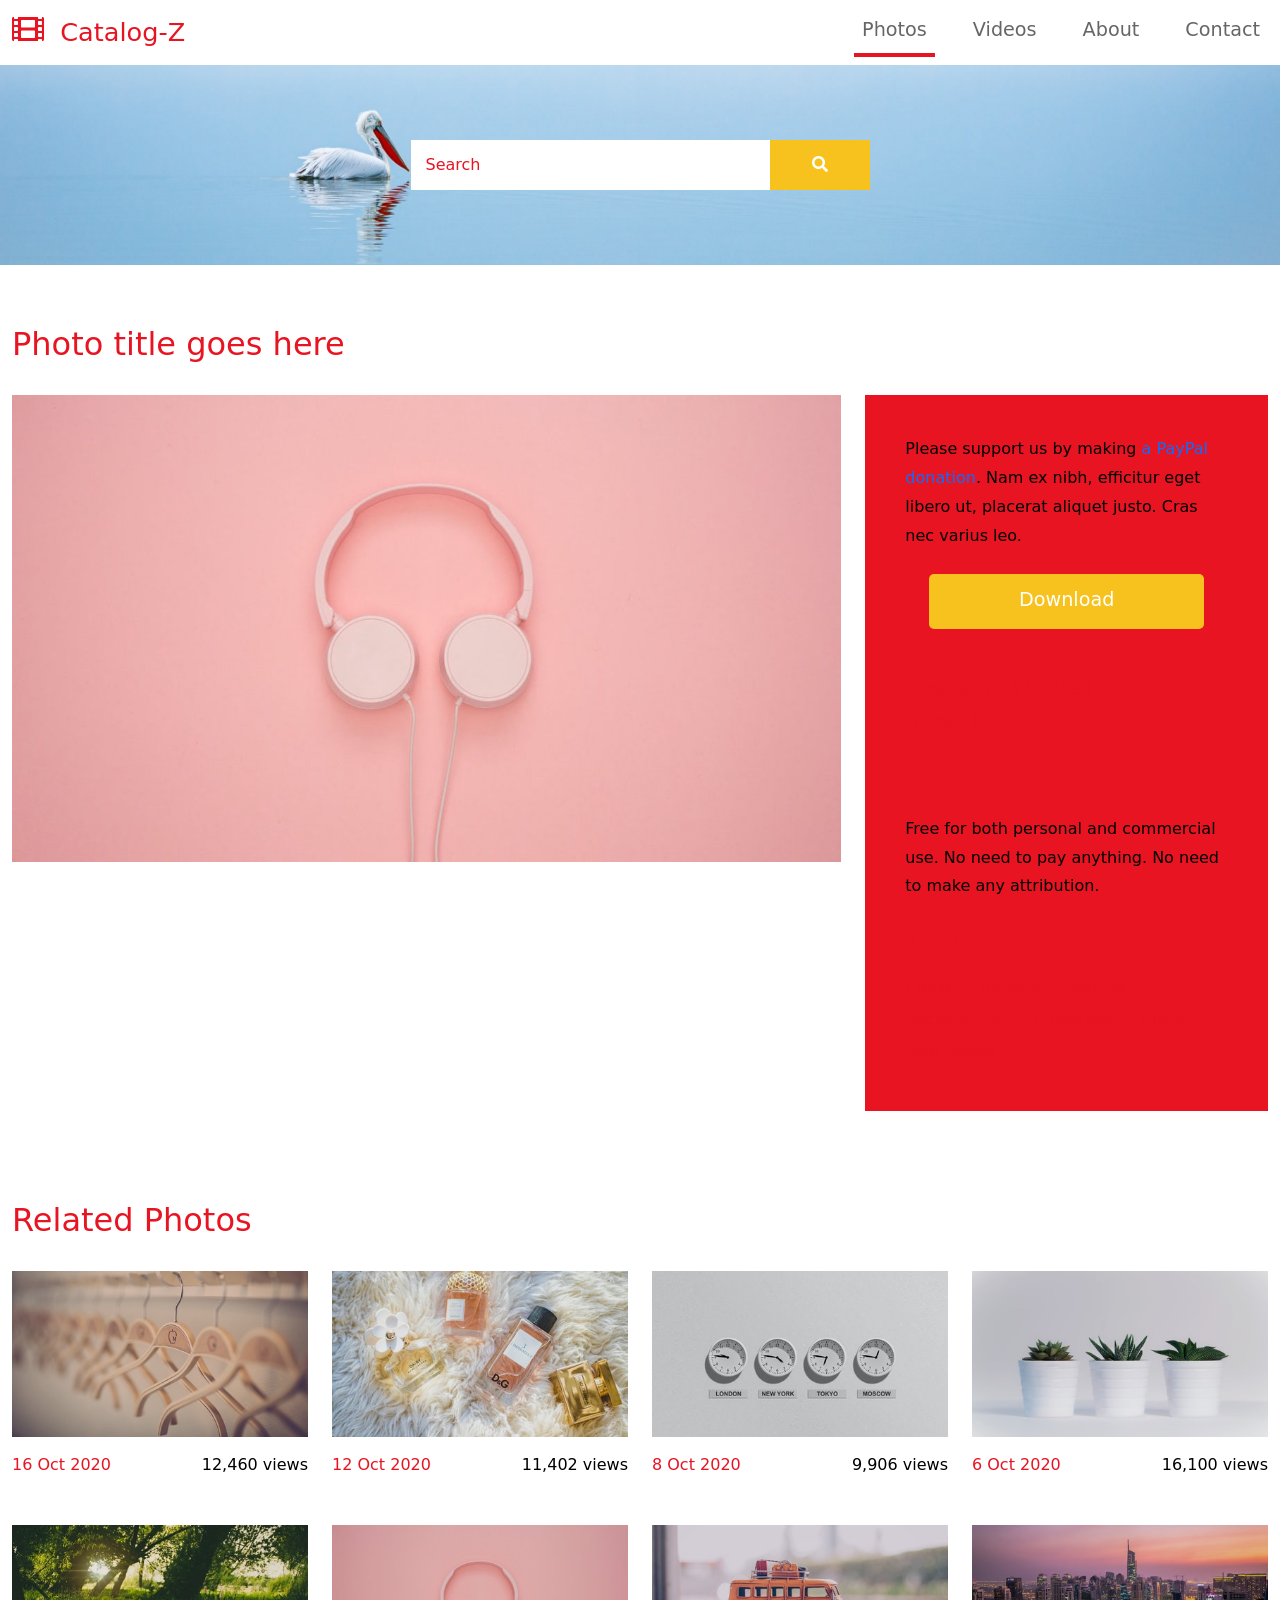
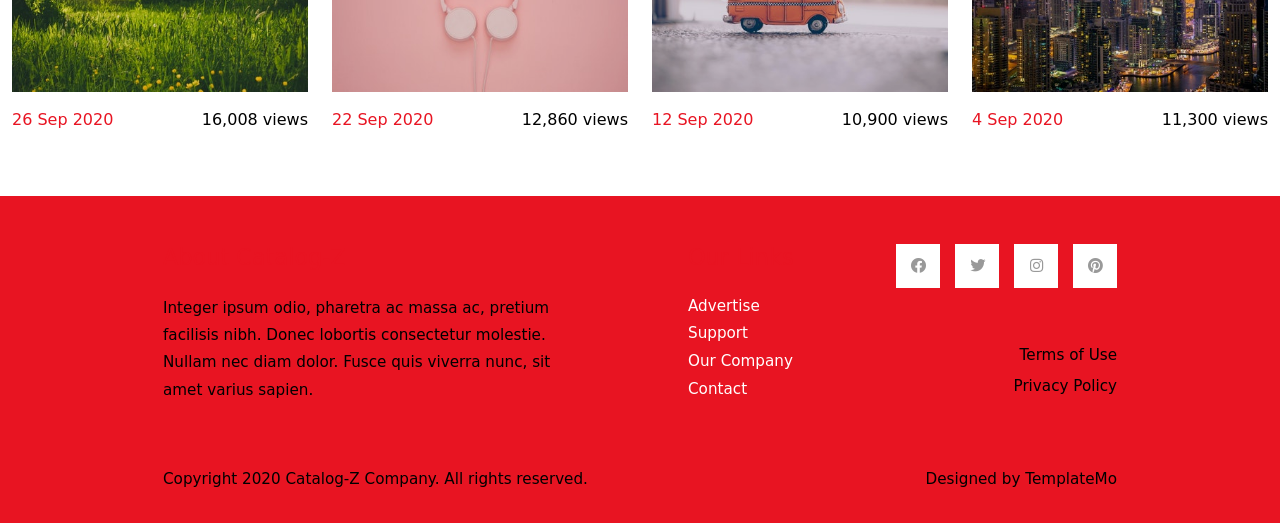
<file: photo-detail.html>
<!DOCTYPE html>
<html lang="en">
<head>
    <meta charset="UTF-8">
    <meta name="viewport" content="width=device-width, initial-scale=1.0">
    <title>Catalog-Z Photo Detail Page</title>
    <link rel="stylesheet" href="css/bootstrap.min.css">
    <link rel="stylesheet" href="fontawesome/css/all.min.css">
    <link rel="stylesheet" href="css/templatemo-style.css">
<!--
    
TemplateMo 556 Catalog-Z

https://templatemo.com/tm-556-catalog-z

-->
</head>
<body>
    <!-- Page Loader -->
    <div id="loader-wrapper">
        <div id="loader"></div>

        <div class="loader-section section-left"></div>
        <div class="loader-section section-right"></div>

    </div>
    <nav class="navbar navbar-expand-lg">
        <div class="container-fluid">
            <a class="navbar-brand" href="index.html">
                <i class="fas fa-film mr-2"></i>
                Catalog-Z
            </a>
            <button class="navbar-toggler" type="button" data-toggle="collapse" data-target="#navbarSupportedContent" aria-controls="navbarSupportedContent" aria-expanded="false" aria-label="Toggle navigation">
                <i class="fas fa-bars"></i>
            </button>
            <div class="collapse navbar-collapse" id="navbarSupportedContent">
            <ul class="navbar-nav ml-auto mb-2 mb-lg-0">
                <li class="nav-item">
                    <a class="nav-link nav-link-1 active" aria-current="page" href="index.html">Photos</a>
                </li>
                <li class="nav-item">
                    <a class="nav-link nav-link-2" href="videos.html">Videos</a>
                </li>
                <li class="nav-item">
                    <a class="nav-link nav-link-3" href="about.html">About</a>
                </li>
                <li class="nav-item">
                    <a class="nav-link nav-link-4" href="contact.html">Contact</a>
                </li>
            </ul>
            </div>
        </div>
    </nav>

    <div class="tm-hero d-flex justify-content-center align-items-center" data-parallax="scroll" data-image-src="img/hero.jpg">
        <form class="d-flex tm-search-form">
            <input class="form-control tm-search-input" type="search" placeholder="Search" aria-label="Search">
            <button class="btn btn-outline-success tm-search-btn" type="submit">
                <i class="fas fa-search"></i>
            </button>
        </form>
    </div>

    <div class="container-fluid tm-container-content tm-mt-60">
        <div class="row mb-4">
            <h2 class="col-12 tm-text-primary">Photo title goes here</h2>
        </div>
        <div class="row tm-mb-90">            
            <div class="col-xl-8 col-lg-7 col-md-6 col-sm-12">
                <img src="img/img-01-big.jpg" alt="Image" class="img-fluid">
            </div>
            <div class="col-xl-4 col-lg-5 col-md-6 col-sm-12">
                <div class="tm-bg-gray tm-video-details">
                    <p class="mb-4">
                        Please support us by making <a href="https://paypal.me/templatemo" target="_parent" rel="sponsored">a PayPal donation</a>. Nam ex nibh, efficitur eget libero ut, placerat aliquet justo. Cras nec varius leo.
                    </p>
                    <div class="text-center mb-5">
                        <a href="#" class="btn btn-primary tm-btn-big">Download</a>
                    </div>                    
                    <div class="mb-4 d-flex flex-wrap">
                        <div class="mr-4 mb-2">
                            <span class="tm-text-gray-dark">Dimension: </span><span class="tm-text-primary">1920x1080</span>
                        </div>
                        <div class="mr-4 mb-2">
                            <span class="tm-text-gray-dark">Format: </span><span class="tm-text-primary">JPG</span>
                        </div>
                    </div>
                    <div class="mb-4">
                        <h3 class="tm-text-gray-dark mb-3">License</h3>
                        <p>Free for both personal and commercial use. No need to pay anything. No need to make any attribution.</p>
                    </div>
                    <div>
                        <h3 class="tm-text-gray-dark mb-3">Tags</h3>
                        <a href="#" class="tm-text-primary mr-4 mb-2 d-inline-block">Cloud</a>
                        <a href="#" class="tm-text-primary mr-4 mb-2 d-inline-block">Bluesky</a>
                        <a href="#" class="tm-text-primary mr-4 mb-2 d-inline-block">Nature</a>
                        <a href="#" class="tm-text-primary mr-4 mb-2 d-inline-block">Background</a>
                        <a href="#" class="tm-text-primary mr-4 mb-2 d-inline-block">Timelapse</a>
                        <a href="#" class="tm-text-primary mr-4 mb-2 d-inline-block">Night</a>
                        <a href="#" class="tm-text-primary mr-4 mb-2 d-inline-block">Real Estate</a>
                    </div>
                </div>
            </div>
        </div>
        <div class="row mb-4">
            <h2 class="col-12 tm-text-primary">
                Related Photos
            </h2>
        </div>
        <div class="row mb-3 tm-gallery">
            <div class="col-xl-3 col-lg-4 col-md-6 col-sm-6 col-12 mb-5">
                <figure class="effect-ming tm-video-item">
                    <img src="img/img-01.jpg" alt="Image" class="img-fluid">
                    <figcaption class="d-flex align-items-center justify-content-center">
                        <h2>Hangers</h2>
                        <a href="#">View more</a>
                    </figcaption>                    
                </figure>
                <div class="d-flex justify-content-between tm-text-gray">
                    <span class="tm-text-gray-light">16 Oct 2020</span>
                    <span>12,460 views</span>
                </div>
            </div>
            <div class="col-xl-3 col-lg-4 col-md-6 col-sm-6 col-12 mb-5">
                <figure class="effect-ming tm-video-item">
                    <img src="img/img-02.jpg" alt="Image" class="img-fluid">
                    <figcaption class="d-flex align-items-center justify-content-center">
                        <h2>Perfumes</h2>
                        <a href="#">View more</a>
                    </figcaption>                    
                </figure>
                <div class="d-flex justify-content-between tm-text-gray">
                    <span class="tm-text-gray-light">12 Oct 2020</span>
                    <span>11,402 views</span>
                </div>
            </div>
            <div class="col-xl-3 col-lg-4 col-md-6 col-sm-6 col-12 mb-5">
                <figure class="effect-ming tm-video-item">
                    <img src="img/img-03.jpg" alt="Image" class="img-fluid">
                    <figcaption class="d-flex align-items-center justify-content-center">
                        <h2>Clocks</h2>
                        <a href="#">View more</a>
                    </figcaption>                    
                </figure>
                <div class="d-flex justify-content-between tm-text-gray">
                    <span class="tm-text-gray-light">8 Oct 2020</span>
                    <span>9,906 views</span>
                </div>
            </div>
            <div class="col-xl-3 col-lg-4 col-md-6 col-sm-6 col-12 mb-5">
                <figure class="effect-ming tm-video-item">
                    <img src="img/img-04.jpg" alt="Image" class="img-fluid">
                    <figcaption class="d-flex align-items-center justify-content-center">
                        <h2>Plants</h2>
                        <a href="#">View more</a>
                    </figcaption>                    
                </figure>
                <div class="d-flex justify-content-between tm-text-gray">
                    <span class="tm-text-gray-light">6 Oct 2020</span>
                    <span>16,100 views</span>
                </div>
            </div>
            <div class="col-xl-3 col-lg-4 col-md-6 col-sm-6 col-12 mb-5">
                <figure class="effect-ming tm-video-item">
                    <img src="img/img-05.jpg" alt="Image" class="img-fluid">
                    <figcaption class="d-flex align-items-center justify-content-center">
                        <h2>Morning</h2>
                        <a href="#">View more</a>
                    </figcaption>                    
                </figure>
                <div class="d-flex justify-content-between tm-text-gray">
                    <span class="tm-text-gray-light">26 Sep 2020</span>
                    <span>16,008 views</span>
                </div>
            </div>
            <div class="col-xl-3 col-lg-4 col-md-6 col-sm-6 col-12 mb-5">
                <figure class="effect-ming tm-video-item">
                    <img src="img/img-06.jpg" alt="Image" class="img-fluid">
                    <figcaption class="d-flex align-items-center justify-content-center">
                        <h2>Pinky</h2>
                        <a href="#">View more</a>
                    </figcaption>                    
                </figure>
                <div class="d-flex justify-content-between tm-text-gray">
                    <span class="tm-text-gray-light">22 Sep 2020</span>
                    <span>12,860 views</span>
                </div>
            </div>
            <div class="col-xl-3 col-lg-4 col-md-6 col-sm-6 col-12 mb-5">
                <figure class="effect-ming tm-video-item">
                    <img src="img/img-07.jpg" alt="Image" class="img-fluid">
                    <figcaption class="d-flex align-items-center justify-content-center">
                        <h2>Bus</h2>
                        <a href="#">View more</a>
                    </figcaption>                    
                </figure>
                <div class="d-flex justify-content-between tm-text-gray">
                    <span class="tm-text-gray-light">12 Sep 2020</span>
                    <span>10,900 views</span>
                </div>
            </div>
            <div class="col-xl-3 col-lg-4 col-md-6 col-sm-6 col-12 mb-5">
                <figure class="effect-ming tm-video-item">
                    <img src="img/img-08.jpg" alt="Image" class="img-fluid">
                    <figcaption class="d-flex align-items-center justify-content-center">
                        <h2>New York</h2>
                        <a href="#">View more</a>
                    </figcaption>                    
                </figure>
                <div class="d-flex justify-content-between tm-text-gray">
                    <span class="tm-text-gray-light">4 Sep 2020</span>
                    <span>11,300 views</span>
                </div>
            </div>        
        </div> <!-- row -->
    </div> <!-- container-fluid, tm-container-content -->

    <footer class="tm-bg-gray pt-5 pb-3 tm-text-gray tm-footer">
        <div class="container-fluid tm-container-small">
            <div class="row">
                <div class="col-lg-6 col-md-12 col-12 px-5 mb-5">
                    <h3 class="tm-text-primary mb-4 tm-footer-title">About Catalog-Z</h3>
                    <p>Integer ipsum odio, pharetra ac massa ac, pretium facilisis nibh. Donec lobortis consectetur molestie. Nullam nec diam dolor. Fusce quis viverra nunc, sit amet varius sapien.</p>
                </div>
                <div class="col-lg-3 col-md-6 col-sm-6 col-12 px-5 mb-5">
                    <h3 class="tm-text-primary mb-4 tm-footer-title">Our Links</h3>
                    <ul class="tm-footer-links pl-0">
                        <li><a href="#">Advertise</a></li>
                        <li><a href="#">Support</a></li>
                        <li><a href="#">Our Company</a></li>
                        <li><a href="#">Contact</a></li>
                    </ul>
                </div>
                <div class="col-lg-3 col-md-6 col-sm-6 col-12 px-5 mb-5">
                    <ul class="tm-social-links d-flex justify-content-end pl-0 mb-5">
                        <li class="mb-2"><a href="https://facebook.com"><i class="fab fa-facebook"></i></a></li>
                        <li class="mb-2"><a href="https://twitter.com"><i class="fab fa-twitter"></i></a></li>
                        <li class="mb-2"><a href="https://instagram.com"><i class="fab fa-instagram"></i></a></li>
                        <li class="mb-2"><a href="https://pinterest.com"><i class="fab fa-pinterest"></i></a></li>
                    </ul>
                    <a href="#" class="tm-text-gray text-right d-block mb-2">Terms of Use</a>
                    <a href="#" class="tm-text-gray text-right d-block">Privacy Policy</a>
                </div>
            </div>
            <div class="row">
                <div class="col-lg-8 col-md-7 col-12 px-5 mb-3">
                    Copyright 2020 Catalog-Z Company. All rights reserved.
                </div>
                <div class="col-lg-4 col-md-5 col-12 px-5 text-right">
                    Designed by <a href="https://templatemo.com" class="tm-text-gray" rel="sponsored" target="_parent">TemplateMo</a>
                </div>
            </div>
        </div>
    </footer>
    
    <script src="js/plugins.js"></script>
    <script>
        $(window).on("load", function() {
            $('body').addClass('loaded');
        });
    </script>
</body>
</html>
</file>
<file: css/templatemo-style.css>
/*
    
TemplateMo 556 Catalog-Z

https://templatemo.com/tm-556-catalog-z

*/

#loader-wrapper {
    position: fixed;
    top: 0;
    left: 0;
    width: 100%;
    height: 100%;
    z-index: 1001;
}
#loader {
    display: block;
    position: relative;
    left: 50%;
    top: 50%;
    width: 150px;
    height: 150px;
    margin: -75px 0 0 -75px;
    border-radius: 50%;
    border: 3px solid transparent;
    border-top-color: #3498db;

    -webkit-animation: spin 2s linear infinite; /* Chrome, Opera 15+, Safari 5+ */
    animation: spin 2s linear infinite; /* Chrome, Firefox 16+, IE 10+, Opera */

    z-index: 1002;
}

    #loader:before {
        content: "";
        position: absolute;
        top: 5px;
        left: 5px;
        right: 5px;
        bottom: 5px;
        border-radius: 50%;
        border: 3px solid transparent;
        border-top-color: #e74c3c;

        -webkit-animation: spin 3s linear infinite; /* Chrome, Opera 15+, Safari 5+ */
        animation: spin 3s linear infinite; /* Chrome, Firefox 16+, IE 10+, Opera */
    }

    #loader:after {
        content: "";
        position: absolute;
        top: 15px;
        left: 15px;
        right: 15px;
        bottom: 15px;
        border-radius: 50%;
        border: 3px solid transparent;
        border-top-color: #f9c922;

        -webkit-animation: spin 1.5s linear infinite; /* Chrome, Opera 15+, Safari 5+ */
          animation: spin 1.5s linear infinite; /* Chrome, Firefox 16+, IE 10+, Opera */
    }

    @-webkit-keyframes spin {
        0%   { 
            -webkit-transform: rotate(0deg);  /* Chrome, Opera 15+, Safari 3.1+ */
            -ms-transform: rotate(0deg);  /* IE 9 */
            transform: rotate(0deg);  /* Firefox 16+, IE 10+, Opera */
        }
        100% {
            -webkit-transform: rotate(360deg);  /* Chrome, Opera 15+, Safari 3.1+ */
            -ms-transform: rotate(360deg);  /* IE 9 */
            transform: rotate(360deg);  /* Firefox 16+, IE 10+, Opera */
        }
    }
    @keyframes spin {
        0%   { 
            -webkit-transform: rotate(0deg);  /* Chrome, Opera 15+, Safari 3.1+ */
            -ms-transform: rotate(0deg);  /* IE 9 */
            transform: rotate(0deg);  /* Firefox 16+, IE 10+, Opera */
        }
        100% {
            -webkit-transform: rotate(360deg);  /* Chrome, Opera 15+, Safari 3.1+ */
            -ms-transform: rotate(360deg);  /* IE 9 */
            transform: rotate(360deg);  /* Firefox 16+, IE 10+, Opera */
        }
    }

    #loader-wrapper .loader-section {
        position: fixed;
        top: 0;
        width: 51%;
        height: 100%;
        background: #222222;
        z-index: 1001;
        -webkit-transform: translateX(0);  /* Chrome, Opera 15+, Safari 3.1+ */
        -ms-transform: translateX(0);  /* IE 9 */
        transform: translateX(0);  /* Firefox 16+, IE 10+, Opera */
    }

    #loader-wrapper .loader-section.section-left {
        left: 0;
    }

    #loader-wrapper .loader-section.section-right {
        right: 0;
    }

    /* Loaded */
    .loaded #loader-wrapper .loader-section.section-left {
        -webkit-transform: translateX(-100%);  /* Chrome, Opera 15+, Safari 3.1+ */
            -ms-transform: translateX(-100%);  /* IE 9 */
                transform: translateX(-100%);  /* Firefox 16+, IE 10+, Opera */

        -webkit-transition: all 0.7s 0.3s cubic-bezier(0.645, 0.045, 0.355, 1.000);  
                transition: all 0.7s 0.3s cubic-bezier(0.645, 0.045, 0.355, 1.000);
    }

    .loaded #loader-wrapper .loader-section.section-right {
        -webkit-transform: translateX(100%);  /* Chrome, Opera 15+, Safari 3.1+ */
            -ms-transform: translateX(100%);  /* IE 9 */
                transform: translateX(100%);  /* Firefox 16+, IE 10+, Opera */

-webkit-transition: all 0.7s 0.3s cubic-bezier(0.645, 0.045, 0.355, 1.000);  
        transition: all 0.7s 0.3s cubic-bezier(0.645, 0.045, 0.355, 1.000);
    }
    
    .loaded #loader {
        opacity: 0;
        -webkit-transition: all 0.3s ease-out;  
                transition: all 0.3s ease-out;
    }
    .loaded #loader-wrapper {
        visibility: hidden;

        -webkit-transform: translateY(-100%);  /* Chrome, Opera 15+, Safari 3.1+ */
            -ms-transform: translateY(-100%);  /* IE 9 */
                transform: translateY(-100%);  /* Firefox 16+, IE 10+, Opera */

        -webkit-transition: all 0.3s 1s ease-out;  
                transition: all 0.3s 1s ease-out;
    }

p { line-height: 1.8; }

a { 
    text-decoration: none;
    transition: all 0.3s ease; 
}
a:hover { color:#009999; }
.container-fluid { max-width: 1770px; }
.tm-container-small { max-width: 1050px; }
.btn { border-radius: 0; }
.btn-primary {
    background-color: #f7c21d;
    border: 0;
    border-radius: 5px;
    padding: 12px 50px 14px;
    font-size: 1.2rem;
}

.btn-primary:hover,
.btn-primary:focus {
    background-color:#e81422;
}

.btn-primary.disabled, 
.btn-primary:disabled {
    background-color: #f7c21d;
    pointer-events: all;
    cursor: not-allowed;
}

.form-control {
	padding: 10px 20px;
	width: 100%;
	height: auto;
}

.form-group { margin-bottom: 25px; }
.tm-btn-big { padding: 12px 90px 14px; }

.navbar-toggler:focus { box-shadow: none; }
.navbar-brand {
    color: #e81422;
    font-size: 1.6rem;
}

.navbar-brand i { font-size: 2rem; }

.tm-hero {
    min-height: 200px;
    background: transparent;
}

.tm-mt-60 { margin-top: 60px; }
.tm-mb-50 { margin-bottom: 50px; }
.tm-mb-74 { margin-bottom: 74px; }
.tm-mb-90 { margin-bottom: 90px; }
.tm-text-primary { color: #e81422; }
.tm-text-prisec { color: #ffffff; }
.tm-text-secondary { color: #CC6699; }
a.tm-text-primary:hover { color:#666666; }
.tm-bg-gray { background-color: #e81422; }
.tm-input-paging {
    width: 40px;
    border-radius: 0;
    border: 1px solid #CCCCCC;
    background: #f4f4f4;
    text-align: center;
}

.nav-item { margin-right: 30px; }
.nav-item:last-child { margin-right: 0; }

.nav-link {
    color: #666666;
    border-bottom: 4px solid transparent;
    font-size: 1.2rem;
}

.nav-link-1.active,
.nav-link-1:hover {
    border-color: #e81422;
}

.nav-link-2.active,
.nav-link-2:hover {
    border-color: #e81422;
}

.nav-link-3.active,
.nav-link-3:hover {
    border-color: #e81422;
}

.nav-link-4.active,
.nav-link-4:hover {
    border-color: #e81422;
}

.tm-search-input {
    width: 360px;
    border-radius: 0;
    padding: 12px 15px;
    color: #e81422;
    border: none;
}

.tm-search-input:focus {
    border-color: #e81422;
    box-shadow: 0 0 0 0.25rem rgb(0 153 153 / 0.25);
}

.tm-search-input::placeholder { /* Chrome, Firefox, Opera, Safari 10.1+ */
    color: #e81422;
    opacity: 1; /* Firefox */
}
  
.tm-search-input::-ms-input-placeholder { /* Microsoft Edge */
    color: #e81422;
}

.tm-search-btn {
    color: white;
    background-color: #f7c21d;
    border: none;
    width: 100px;
    height: 50px;
    margin-left: -1px;
}

p, .tm-text-gray { color: #000000; }
.tm-text-gray1 { color: #ffffff; }
.tm-text-gray-light { color: #e81422; }
.tm-text-gray-dark { color: #e81422; }

.tm-video-item {
    position: relative;
    overflow: hidden;
    text-align: center;
    cursor: pointer;
}

.tm-video-item img {
    position: relative;
    display: block;
    min-height: 100%;
    max-width: 100%;
    opacity: 0.8;
}

.tm-video-item figcaption {
    padding: 2em;
    color: #fff;
    text-transform: uppercase;
    font-size: 1.25em;
    -webkit-backface-visibility: hidden;
	backface-visibility: hidden;
}

.tm-video-item figcaption::before,
.tm-video-item figcaption::after {
    pointer-events: none;
}

.tm-video-item figcaption,
.tm-video-item figcaption > a {
    position: absolute;
    top: 0;
    left: 0;
    width: 100%;
    height: 100%;
}

.tm-video-item figcaption > a {
	z-index: 1000;
	text-indent: 200%;
	white-space: nowrap;
	font-size: 0;
	opacity: 0;
}

.tm-video-item h2 {
    word-spacing: -0.15em;
    font-weight: 300;
}

.tm-video-item h2,
.tm-video-item p {
    margin: 0;
}

.tm-video-item p {
    letter-spacing: 1px;
    font-size: 68.5%;
}

.tm-gallery div.d-block { animation: show .5s ease; }

@keyframes show {
    0% {
    	opacity: 0;
    	transform: scale(0.9);
    }
    100% {
    	opacity: 1;
    	transform: scale(1);
    }
}

.tm-paging-link {
    display: flex;
    justify-content: center;
    align-items: center;
    width: 60px;
    height: 60px;
    font-size: 1.1rem;
    color: #999;
    background-color: #EEEEEE;
    margin: 10px;
    border-radius: 5px;
    text-decoration: none;
    transition: all 0.3s ease;
}

.tm-paging-link:hover,
.tm-paging-link.active {
    background-color: #f7c21d;
    color: #fff; 
}

/*---------------*/
/***** Ming *****/
/*---------------*/

figure.effect-ming {
	background: #030c17;
}

figure.effect-ming img {
	opacity: 0.9;
	-webkit-transition: opacity 0.35s;
	transition: opacity 0.35s;
}

figure.effect-ming figcaption::before {
	position: absolute;
	top: 30px;
	right: 30px;
	bottom: 30px;
	left: 30px;
	border: 2px solid #fff;
	box-shadow: 0 0 0 30px rgba(255,255,255,0.2);
	content: '';
	opacity: 0;
	-webkit-transition: opacity 0.35s, -webkit-transform 0.35s;
	transition: opacity 0.35s, transform 0.35s;
	-webkit-transform: scale3d(1.4,1.4,1);
	transform: scale3d(1.4,1.4,1);
}

figure.effect-ming h2 {
    font-size: 1.3em;
	opacity: 0;
	-webkit-transition: opacity 0.35s, -webkit-transform 0.35s;
	transition: opacity 0.35s, transform 0.35s;
	-webkit-transform: scale(1.5);
	transform: scale(1.5);
}

figure.effect-ming:hover figcaption::before,
figure.effect-ming:hover h2 {
	opacity: 1;
	-webkit-transform: scale3d(1,1,1);
	transform: scale3d(1,1,1);
}

figure.effect-ming:hover figcaption { background-color: rgba(58,52,42,0); }
figure.effect-ming:hover img { opacity: 0.4; }

.tm-footer-links li {
    list-style: none;
    margin-bottom: 5px;    
}

.tm-footer-links li a { color: #ffffff; }
.tm-footer-links li a:hover { color: #f7c21d; }

.tm-social-links li {
    list-style: none;
    margin-right: 15px;
}

.tm-social-links li:last-child { margin-right: 0; }

.tm-social-links li a  {
    color: #999999;
    width: 44px;
    height: 44px;
    display: flex;
    background-color: #fff;
    align-items: center;
    justify-content: center;
}

.tm-social-links li a:hover {
    color: #fff;
    background-color: #009999;
}

.tm-footer { font-size: 0.95rem; }
.tm-footer-title { font-size: 1.4rem; }

/* Videos */
#tm-video-container {
    max-height: 400px;
    overflow: hidden;
    background-color: #333;
    margin-bottom: 90px;
    position: relative;
}

#tm-video {
    display: block;
    width: 100%;
    height: auto;
}

#tm-video-control-button {
    position: absolute;
    bottom: 20px;
    right: 20px;
    z-index: 1000;
    color: #e1e1e1;
}

.tm-video-details {
    height: 100%;
    padding: 40px;
}

/* About */
.tm-row-1640 { max-width: 1640px; }
.tm-about-2-col { max-width: 716px; }
.tm-about-3-col { max-width: 540px; }
.tm-about-6-col { max-width: 270px; }

.tm-about-2-col,
.tm-about-3-col,
.tm-about-6-col {
    margin-bottom: 50px;
}

.tm-about-icon-container {
    width: 150px;
    height: 150px;
    border: 1px solid #009999;
    display: flex;
    align-items: center;
    justify-content: center;
}

.tm-about-img-text { max-width: 940px; }

/* Contact */
select.form-control { border-radius: 0; }
select.form-control option { height: 30px; }

select:not([multiple]) {
    -webkit-appearance: none;
    -moz-appearance: none;
    background-position: right 15px center;
    background-repeat: no-repeat;
    background-image: url(../img/select-arrow.png);
    padding: 14px 20px;
    padding-right: 20px;
    color: #666;
}

.mapouter{
    position:relative;
    height:480px;
    width:100%;
    max-width: 480px;
}

.gmap-canvas {
    overflow:hidden;
    background:none!important;
    height:480px;
    width:100%;
}

.tm-contact-form { max-width: 420px; }
.tm-address-col { max-width: 520px; }
.tm-contacts { padding-left: 0; }

.tm-contacts li {
    list-style: none;
    margin-bottom: 20px;
}

.tm-contacts li a i { width: 30px; }
.tm-social { display: flex; }

.tm-social li {
    list-style: none;
    margin-bottom: 20px;
    margin-right: 15px;
}

.tm-social li a i {
    width: 40px;
    height: 40px;
    color: #666666;
    background-color: #EEEEEE;
    display: flex;
    align-items: center;
    justify-content: center;
    transition: all 0.3s ease;
}

.tm-social li a:hover i {
    color: #fff;
    background-color: #009999;
}

.form-control,
input:-internal-autofill-selected,
select:not([multiple]) {
    color: #e81422 !important;
}

.form-control::placeholder { /* Chrome, Firefox, Opera, Safari 10.1+ */
    color:  #e81422;
    opacity: 1; /* Firefox */
}

@media (max-width: 991px) {
    .navbar-collapse {
        position: fixed;
        top: 50px;
        right: 0px;
        background: white;
        width: 150px;
        padding: 15px;
    }

    .tm-container-content { max-width: 870px; }
    .tm-contact-form, .tm-address-col, .mapouter { max-width: 100%; }
    .tm-people-row { max-width: 900px; }
}

@media (max-width: 767px) {
    .tm-paging-col { flex-direction: column; }
    .tm-paging { flex-wrap: wrap; }
    .tm-about-img-text { max-width: 640px; }
    .tm-about-2-col, .tm-about-3-col, .tm-about-6-col { margin-bottom: 50px; }
}

@media (max-width: 575px) {
    .tm-container-content { max-width: 420px; }

    .tm-search-form {
        padding-left: 15px;
        padding-right: 15px;
        width: 100%;
        justify-content: center;
    }

    .tm-search-input {
        width: 100%;
        max-width: 360px;
    }

    .tm-people-row { max-width: 420px; }
}

@media (max-width: 400px) {
    .tm-btn-big { padding: 12px 50px 14px; }
}

@media (max-width: 334px) {
    .tm-social-links {
        flex-wrap: wrap;
        justify-content: start !important;
    }

    .tm-social-links li { margin-right: 3px; }
}
</file>
